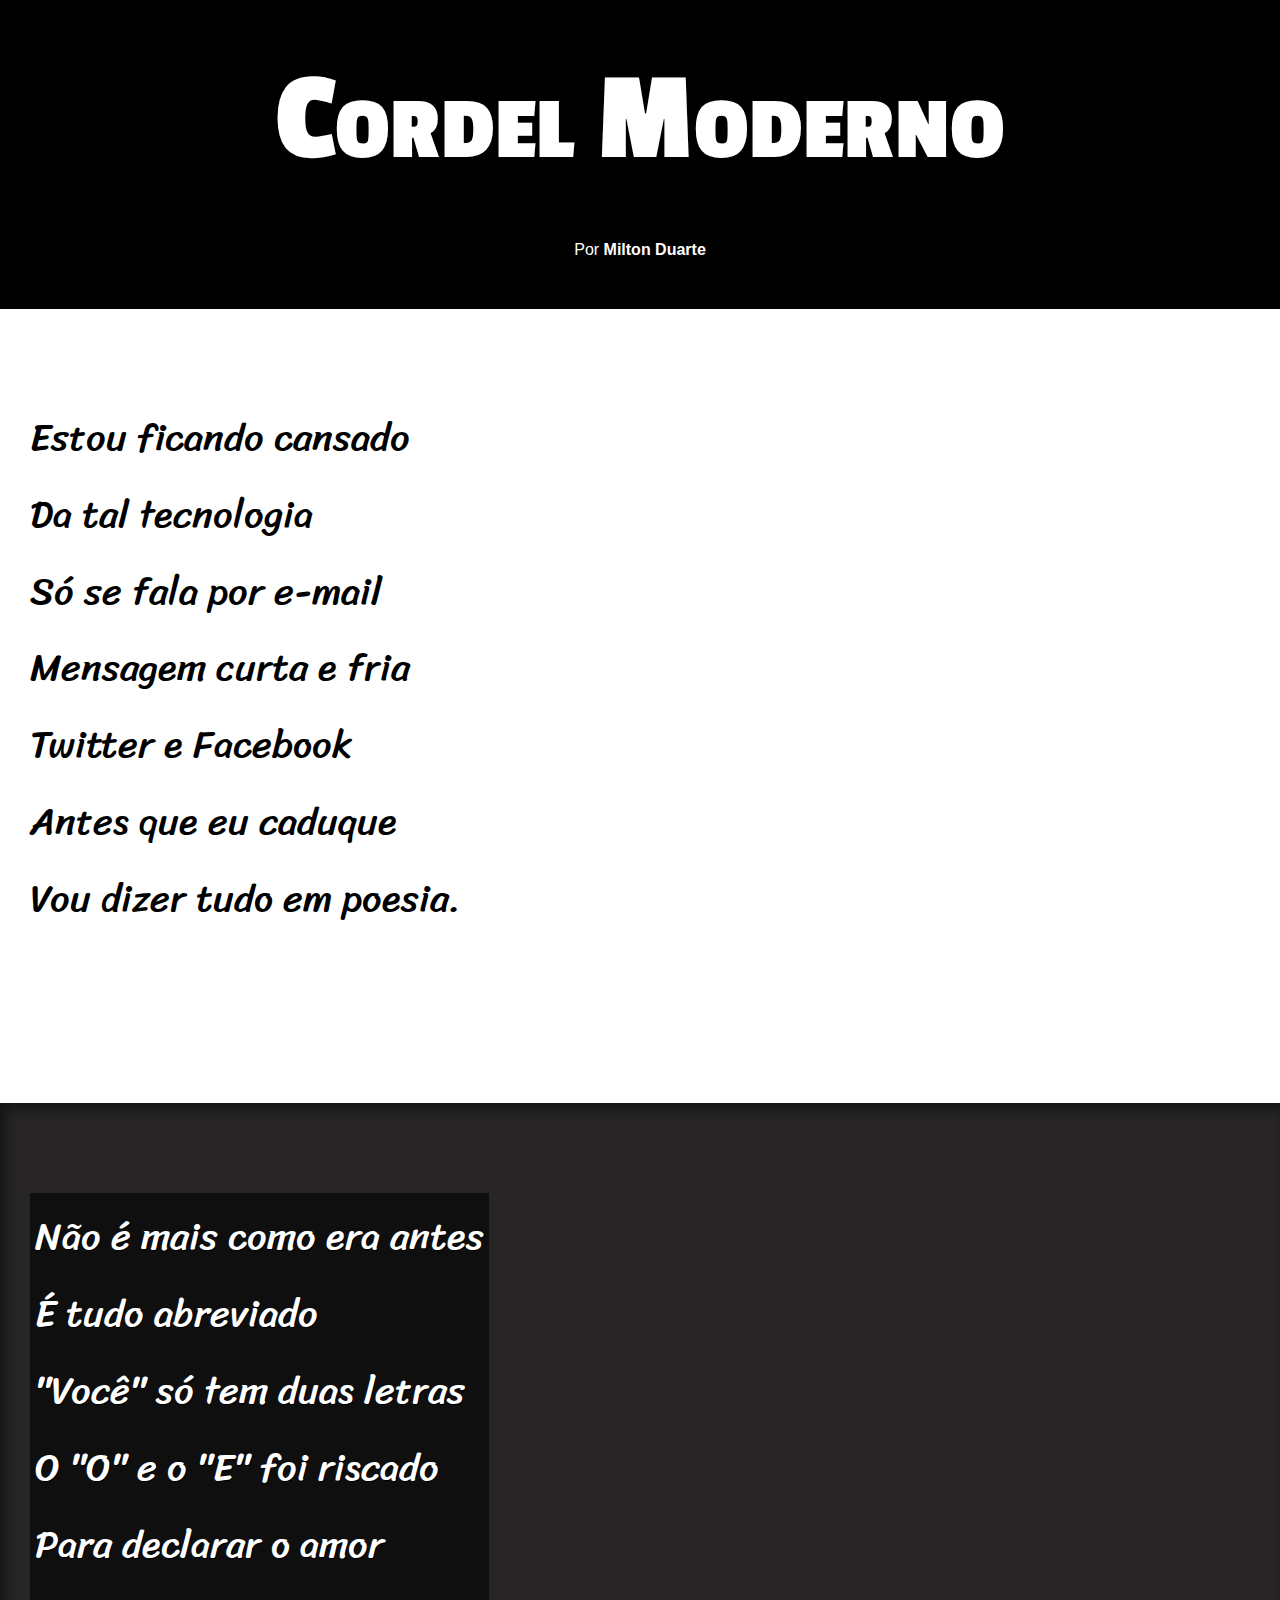
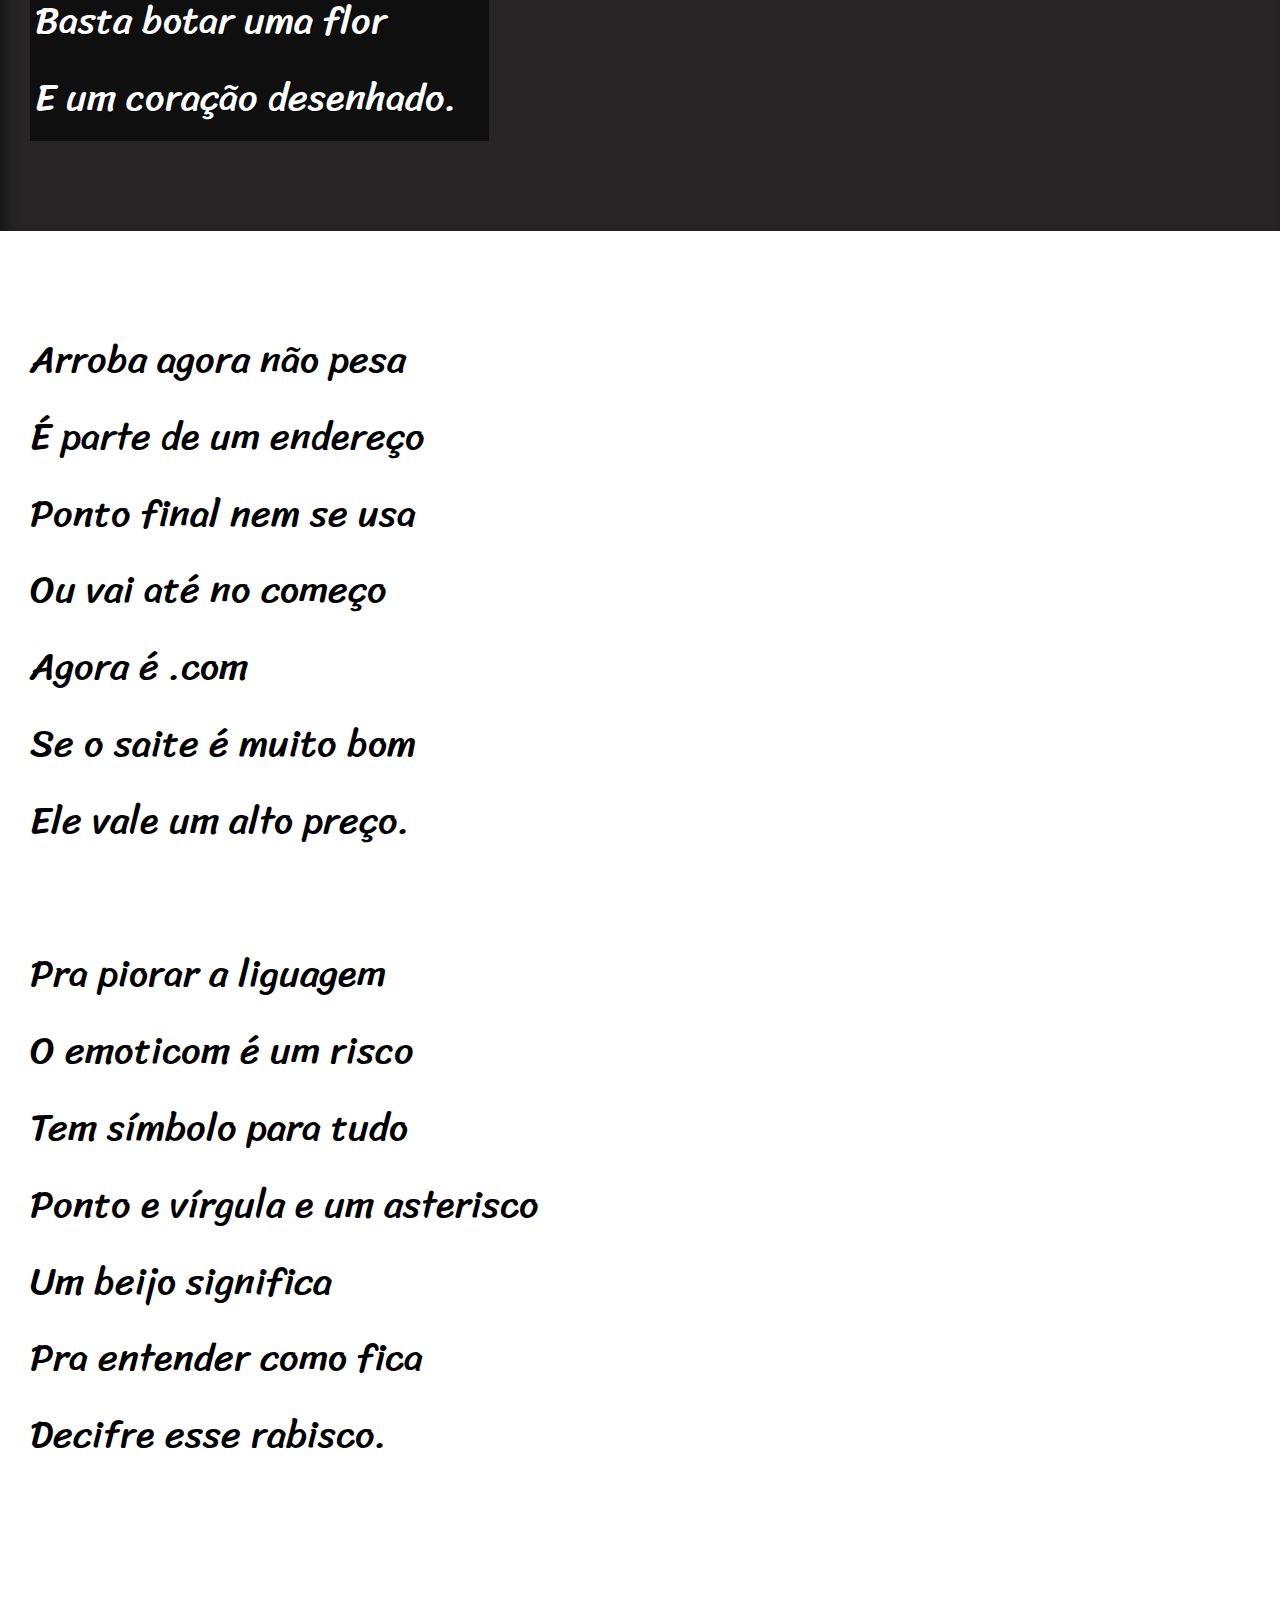
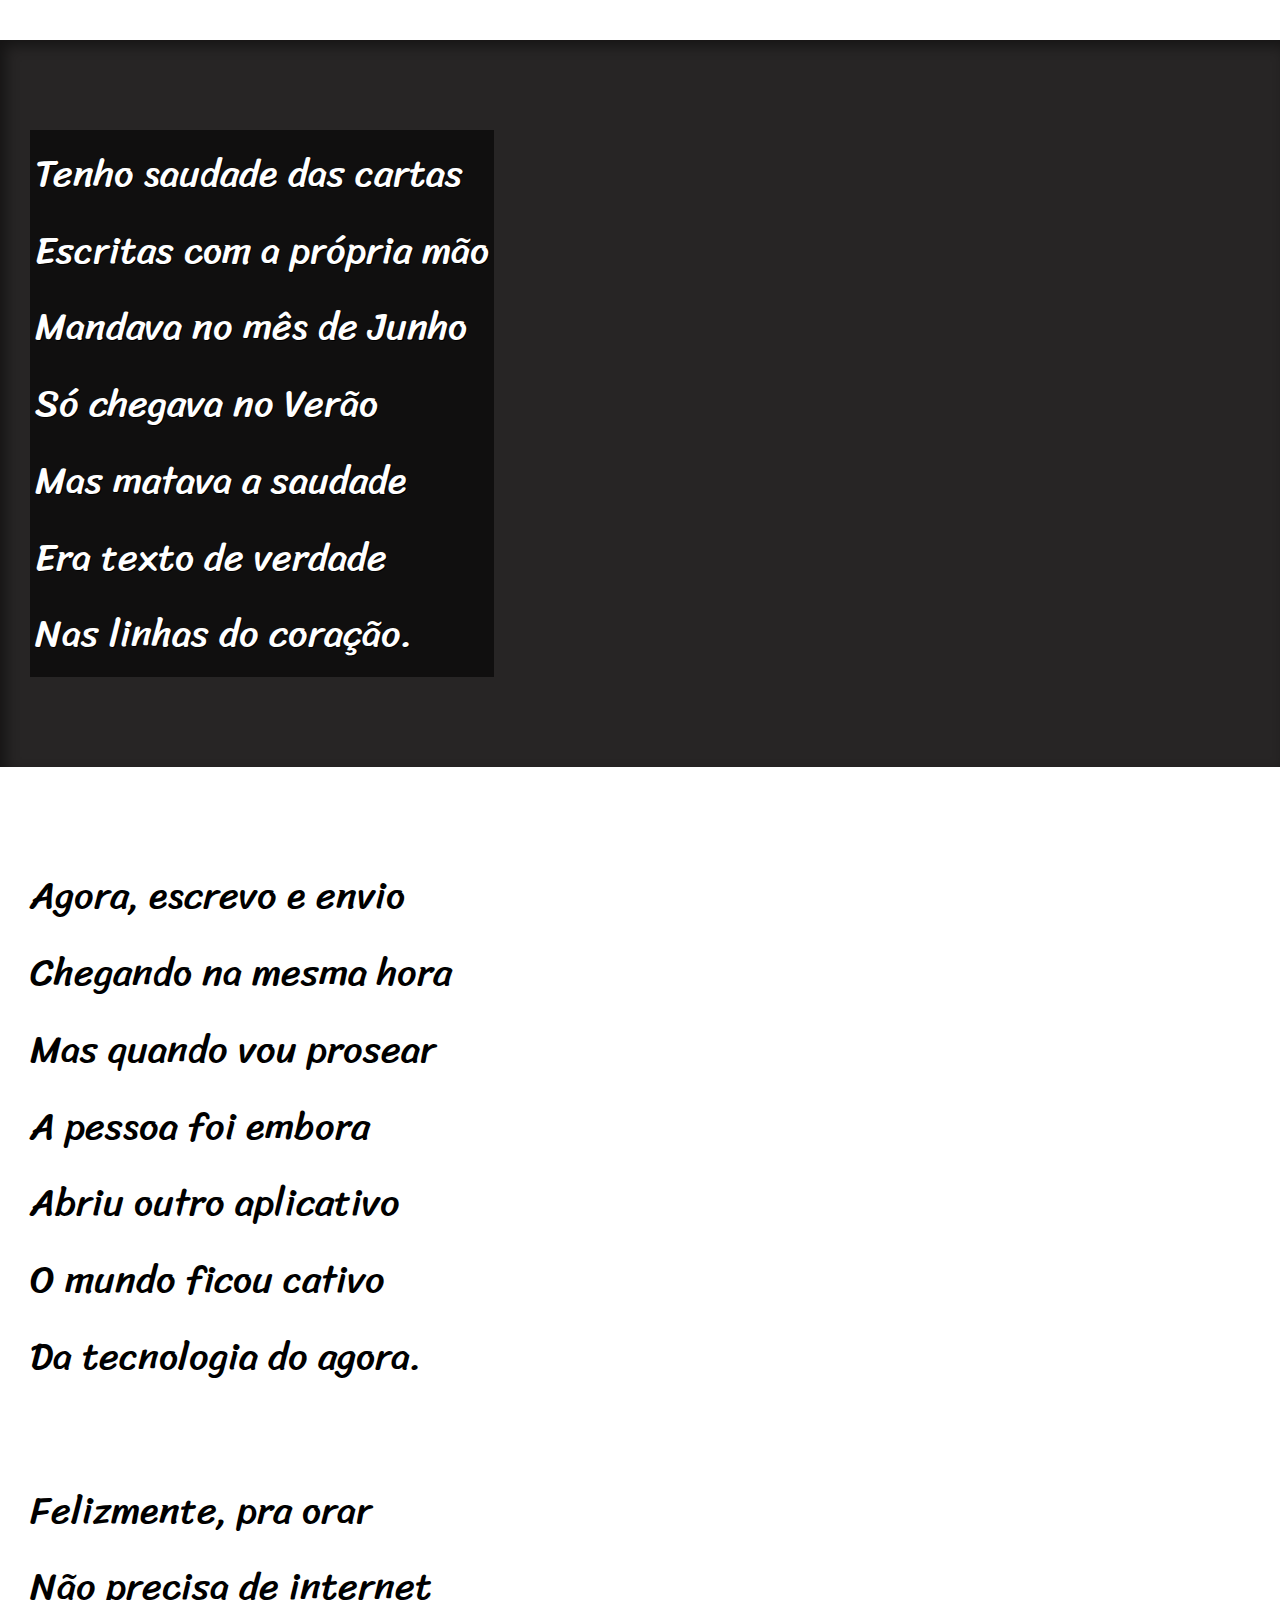
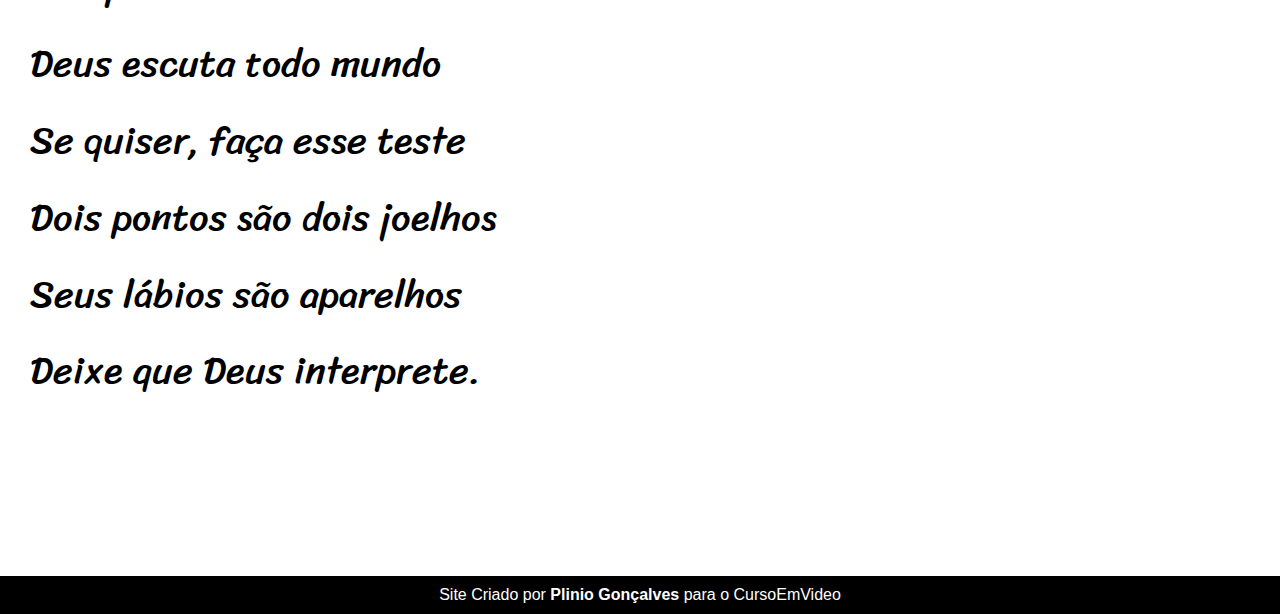
<file: index.html>
<!DOCTYPE html>
<html lang="pt-br">
<head>
    <meta charset="UTF-8">
    <meta name="viewport" content="width=device-width, initial-scale=1.0">
    <title>Cordel</title>
    <link rel="stylesheet" href="style/style.css">
</head>
<body>
    <header>
        <h1>
            Cordel Moderno
        </h1>
            <p>Por <a href="https://www.recantodasletras.com.br/poesias/3186743" target="_blank">Milton Duarte</a></p>
        
    </header>

    <main>
        <section class="normal">
            <p>
                Estou ficando cansado<br>
                Da tal tecnologia<br>
                Só se fala por e-mail<br>
                Mensagem curta e fria<br>
                Twitter e Facebook<br>
                Antes que eu caduque<br>
                Vou dizer tudo em poesia.
            </p>
        </section>
        
        <section class="imagem" id="img01">
            <p>
                Não é mais como era antes<br>
                É tudo abreviado<br>
                "Você" só tem duas letras<br>
                O "O" e o "E" foi riscado<br>
                Para declarar o amor<br>
                Basta botar uma flor<br>
                E um coração desenhado.<br>
            </p>
        </section>

        <section class="normal">
            <p>
                Arroba agora não pesa<br>
                É parte de um endereço<br>
                Ponto final nem se usa<br>
                Ou vai até no começo<br>
                Agora é .com<br>
                Se o saite é muito bom<br>
                Ele vale um alto preço.
            </p>
            
             <p>
                Pra piorar a liguagem<br>
                O emoticom é um risco<br>
                Tem símbolo para tudo<br>
                Ponto e vírgula e um asterisco<br>
                Um beijo significa<br>
                Pra entender como fica<br>
                Decifre esse rabisco.
            </p>
        </section>
        
        <section class="imagem" id="img02">
            <p>
                Tenho saudade das cartas<br>
                Escritas com a própria mão<br>
                Mandava no mês de Junho<br>
                Só chegava no Verão<br>
                Mas matava a saudade<br>
                Era texto de verdade<br>
                Nas linhas do coração.
            </p>
        </section>
        
        <section class="normal">
            <p>
                Agora, escrevo e envio<br>
                Chegando na mesma hora<br>
                Mas quando vou prosear<br>
                A pessoa foi embora<br>
                Abriu outro aplicativo<br>
                O mundo ficou cativo<br>
                Da tecnologia do agora.
            </p>
            
            <p>
                Felizmente, pra orar<br>
                Não precisa de internet<br>
                Deus escuta todo mundo<br>
                Se quiser, faça esse teste<br>
                Dois pontos são dois joelhos<br>
                Seus lábios são aparelhos<br>
                Deixe que Deus interprete.
            </p>
        </section>  
    </main>

<footer>
    <p>
        Site Criado por <a href="https://github.com/pliniogoncalves" target="_blank">Plinio Gonçalves</a> para o CursoEmVideo
    </p>
</footer>
</body>
</html>
</file>
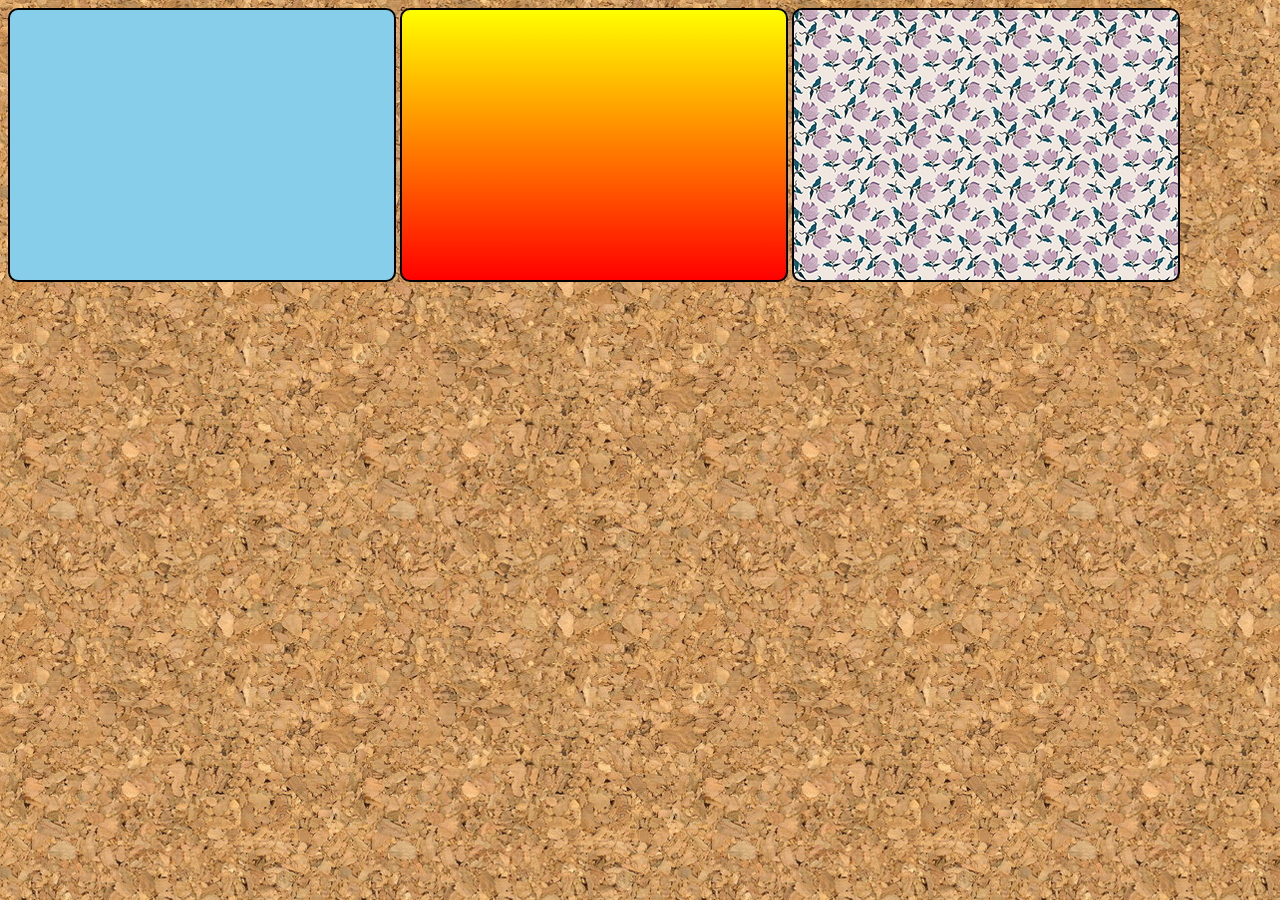
<file: ex022/fundo001.html>
<!DOCTYPE html>
<html lang="pt-br">
<head>
    <meta charset="UTF-8">
    <meta name="viewport" content="width=device-width, initial-scale=1.0">
    <title>Teste de imagem de fundo</title>
    <style>
        body{
            background-image: url('imagens/wallpaper001.jpg');
        }
        div.quadrado{
            display: inline-block;
            border: 2px solid black;
            border-radius: 10px;
            background-color: lightslategray;
            width: 30vw;
            height: 30vh;
        }
        div#q1{
            background-color: skyblue;
        }
        div#q2{
            background-image: linear-gradient(to bottom, yellow, red);
        }
        div#q3{
            background-image: url('imagens/pattern003.png');
        }
    </style>
</head>
<body>
    <div class="quadrado" id="q1"></div>
    <div class="quadrado" id="q2"></div>
    <div class="quadrado" id="q3"></div>
</body>
</html>
</file>
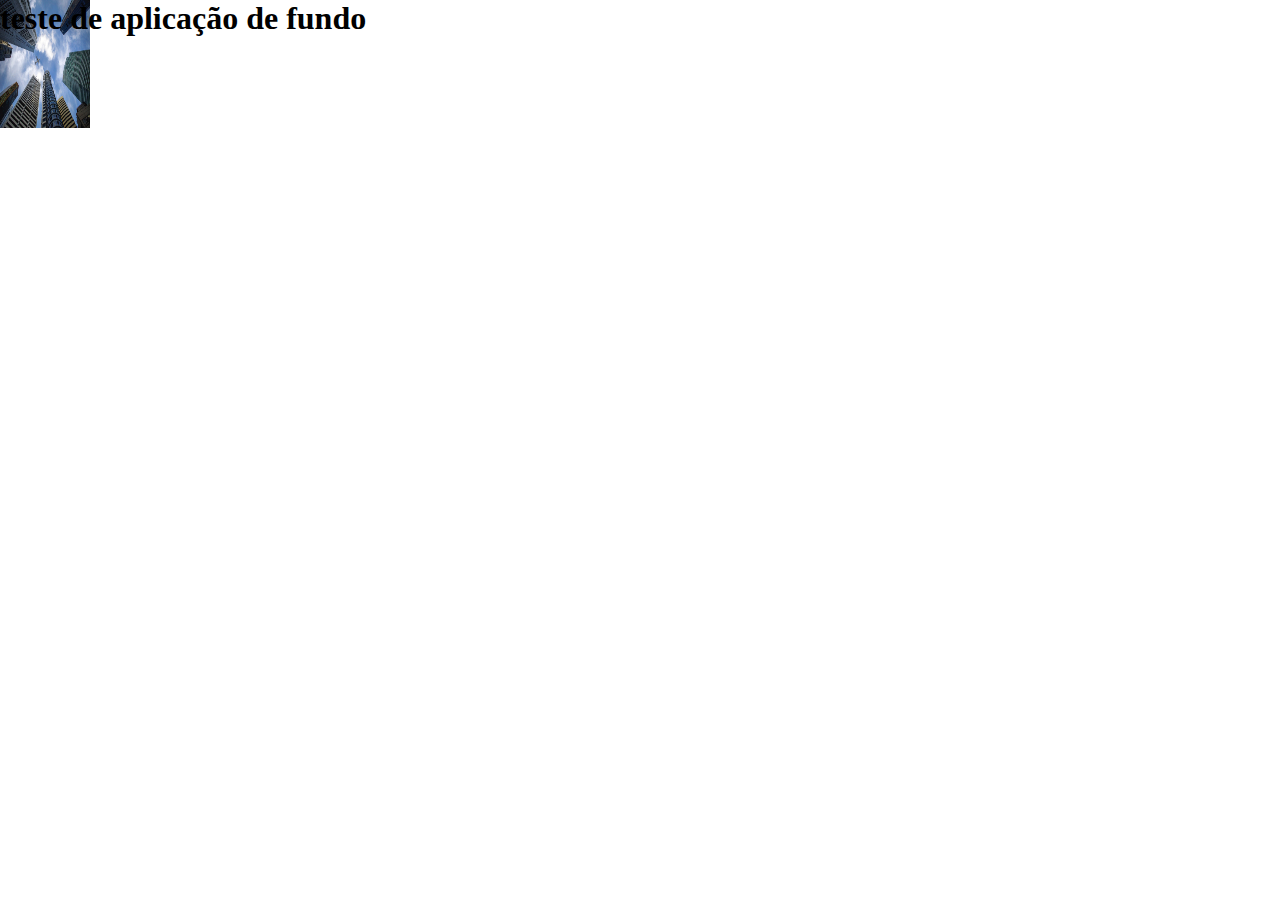
<file: ex022/fundo002.html>
<!DOCTYPE html>
<html lang="pt-br">
<head>
    <meta charset="UTF-8">
    <meta name="viewport" content="width=device-width, initial-scale=1.0">
    <title>Personalizacao dos fundos</title>
    <style>
        *{
            margin: 0;
            padding: 0;
            border-style: border-box;
        }
        body{
            background-image: url('imagens/wallpaper002.jpg');
            background-size: 10vh 10vw;
            background-repeat: no-repeat;
        }
    </style>
</head>
<body>
    <h1>teste de aplicação de fundo
    </h1>
</body>
</html>
</file>
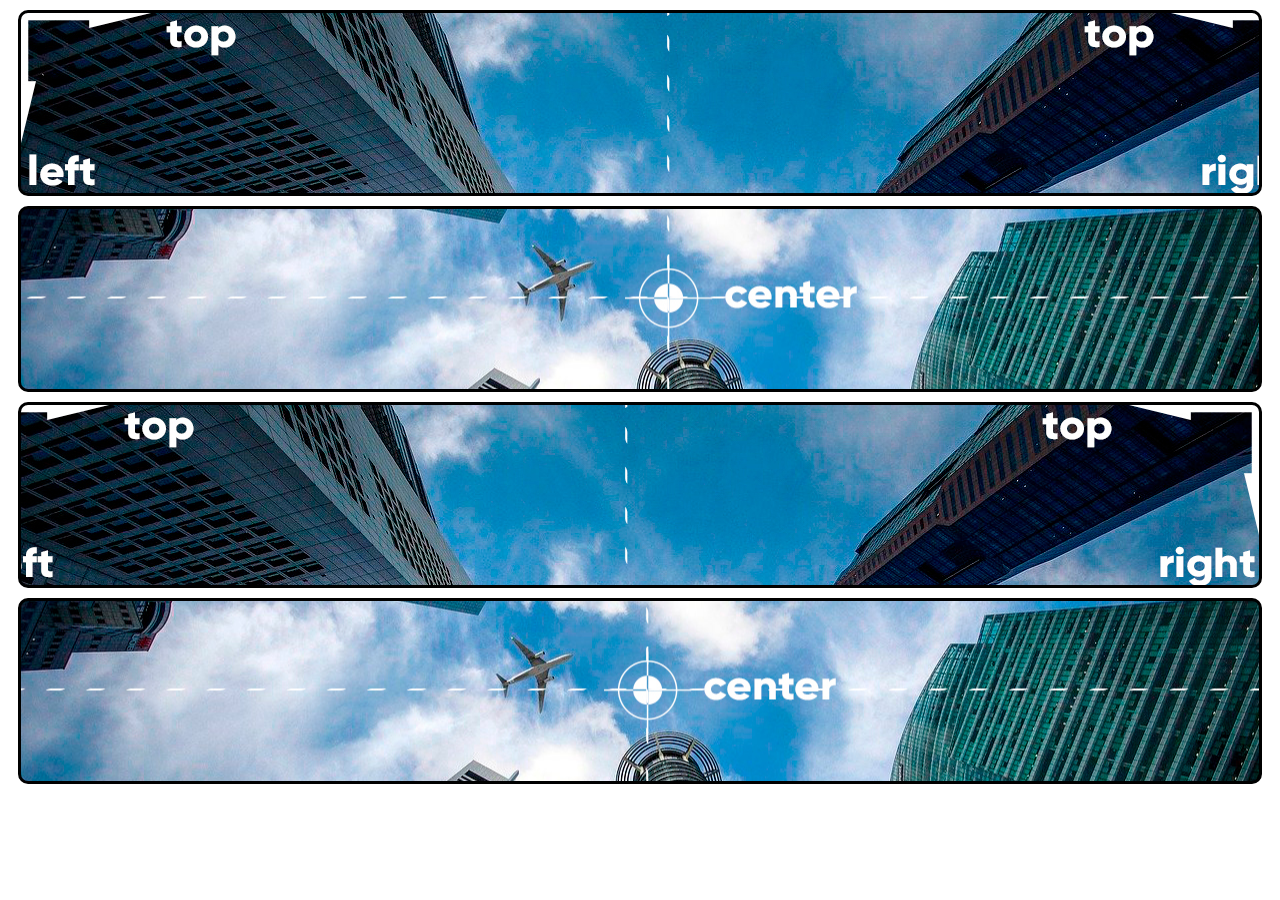
<file: ex022/fundo003.html>
<!DOCTYPE html>
<html lang="pt-br">
<head>
    <meta charset="UTF-8">
    <meta name="viewport" content="width=device-width, initial-scale=1.0">
    <title>Posicao do fundo</title>
    <style>
        div.bloco{
            height: 20vh;
            border: solid black;
            border-radius: 10px;
            margin: 10px;
            background-image: url('imagens/wallpaper003.jpg');
        }
        div#q1{
            background-position: left top;
        }
        div#q2{
            background-position: left center;
        }
        div#q3{
            background-position: right top;
        }
        div#q4{
            background-position: center center;
        }
    </style>
</head>
<body>
    <div class="bloco" id="q1"></div>
    <div class="bloco" id="q2"></div>
    <div class="bloco" id="q3"></div>
    <div class="bloco" id="q4"></div>
</body>
</html>
</file>
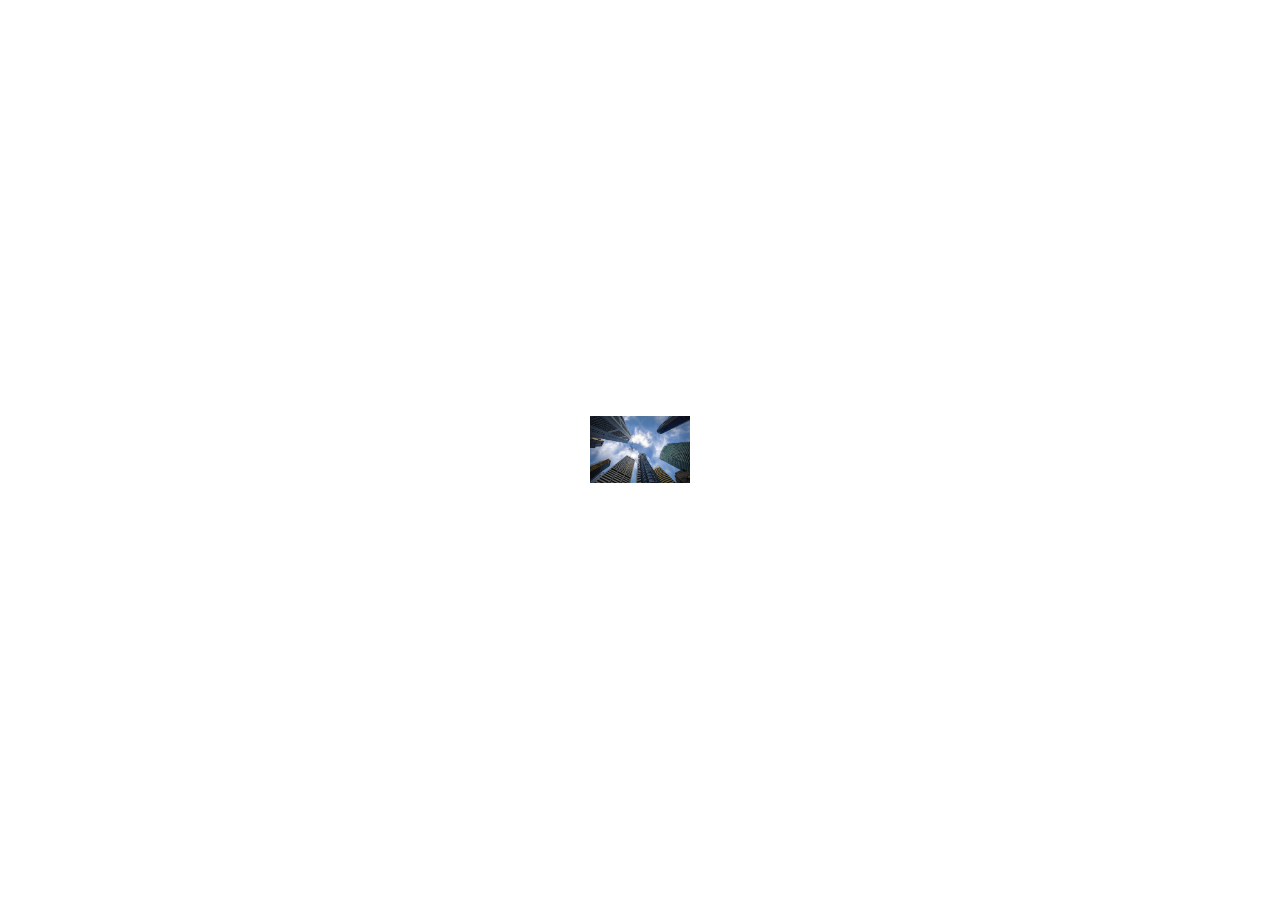
<file: ex022/fundo004.html>
<!DOCTYPE html>
<html lang="pt-br">
<head>
    <meta charset="UTF-8">
    <meta name="viewport" content="width=device-width, initial-scale=1.0">
    <title>Posicionamento</title>
    <style>
        body{
            height: 98vh;
            background-image: url('imagens/wallpaper002.jpg');
            background-size: 100px;
            background-repeat: no-repeat;
            background-position: center center;
        }
    </style>
</head>
<body>
    
</body>
</html>
</file>
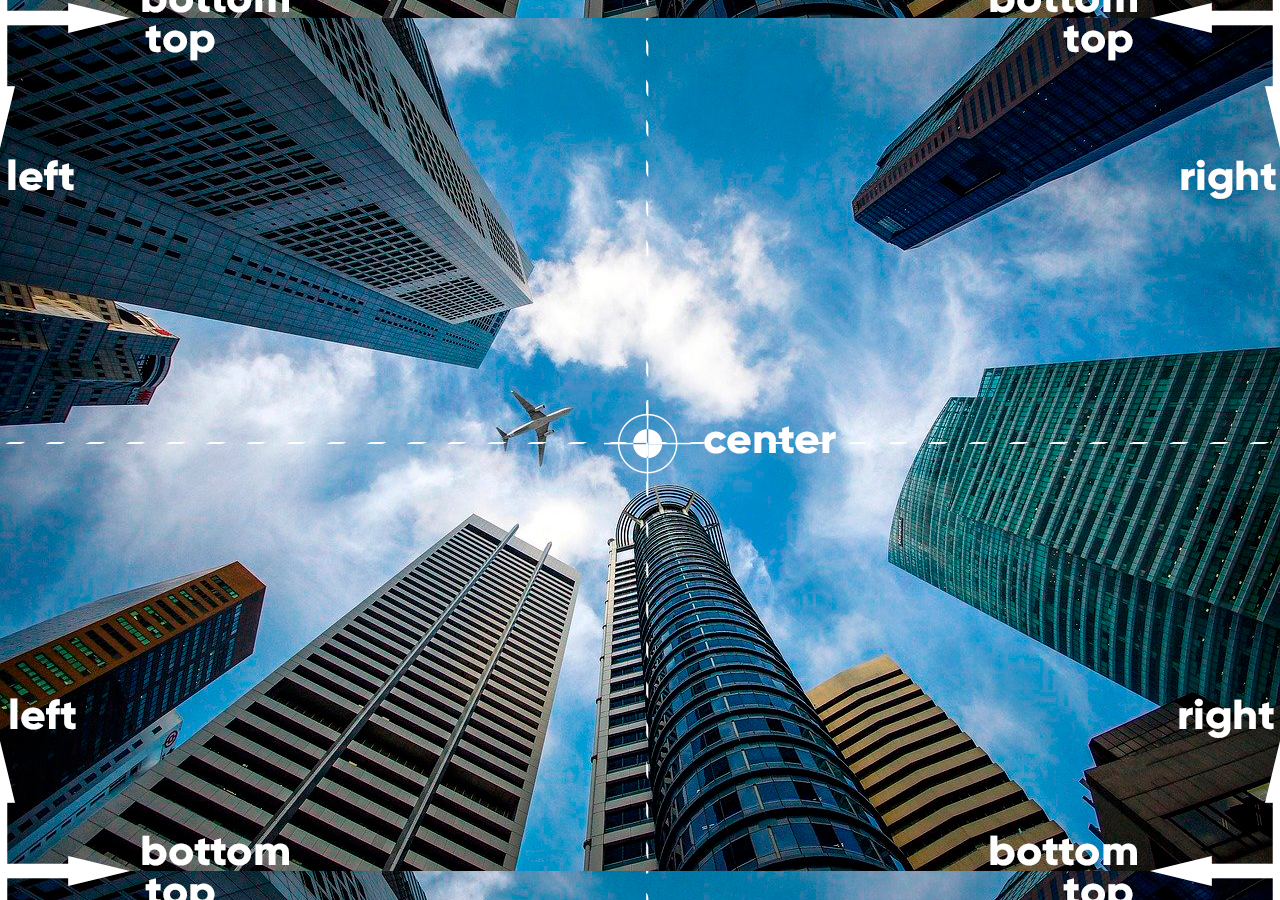
<file: ex022/fundo005.html>
<!DOCTYPE html>
<html lang="pt-br">
<head>
    <meta charset="UTF-8">
    <meta name="viewport" content="width=device-width, initial-scale=1.0">
    <title>Posicionamento</title>
    <style>
        body{
            height: 97vh;
            background-image: url('imagens/wallpaper003.jpg');
            background-position: center center;
        }
    </style>
</head>
<body>
    
</body>
</html>
</file>
<file: style/style.css>
@charset "UTF-8";

@import url('https://fonts.googleapis.com/css2?family=Passion+One&family=Sriracha&display=swap');

:root{
    --fonte1: Verdana, Geneva, Tahoma, sans-serif;
    --fonte2: 'Passion One', cursive;
    --fonte3: 'Sriracha', cursive;
}

*{
    margin: 0;
    padding: 0;
    border-style: border-box;
}

html,body{
    font-family: var(--fonte1);
    min-height: 100vh;
    background-color: darkgray;
}

a{
    color: white;
    text-decoration: none;
    font-weight: bold;
}

a:hover{
    text-decoration: underline;
}

header{
    background-color: black;
    color: white;
    text-align: center;
}

header h1{
    font-family: var(--fonte2);
    padding: 50px;
    font-variant: small-caps;
    font-size: 10vw;
}

header p{
    padding-bottom: 50px;
}

section{
    padding-top: 10vh;
    padding-bottom: 10vh;
    line-height: 2em;
    padding-left: 30px;
    font-family: var(--fonte3);
    font-size: 3vw;
}

section p{
    padding-bottom: 2em;
}


section.normal{
    background-color: white;
    color: black;
}

section.imagem{
    background-color: rgb(39, 37, 37);
    color: white;
    box-shadow: inset 6px 6px 13px 0px rgba(0, 0, 0, 0.452);
    background-size: cover;
    background-attachment: fixed;
}

section.imagem p{
    display: inline-block;
    padding: 5px;
    background-color: rgba(0, 0, 0, 0.577);
    text-shadow: 1px 1px 0px black ;
}

section#img01{
    background-image: url('../imagens/background001.jpg');
    background-position: right center;
}

section#img02{
    background-image: url('../imagens/background002.jpg');
}

footer{
    background-color: black;
    color: white;
    text-align: center;
    padding: 10px;
}
</file>
